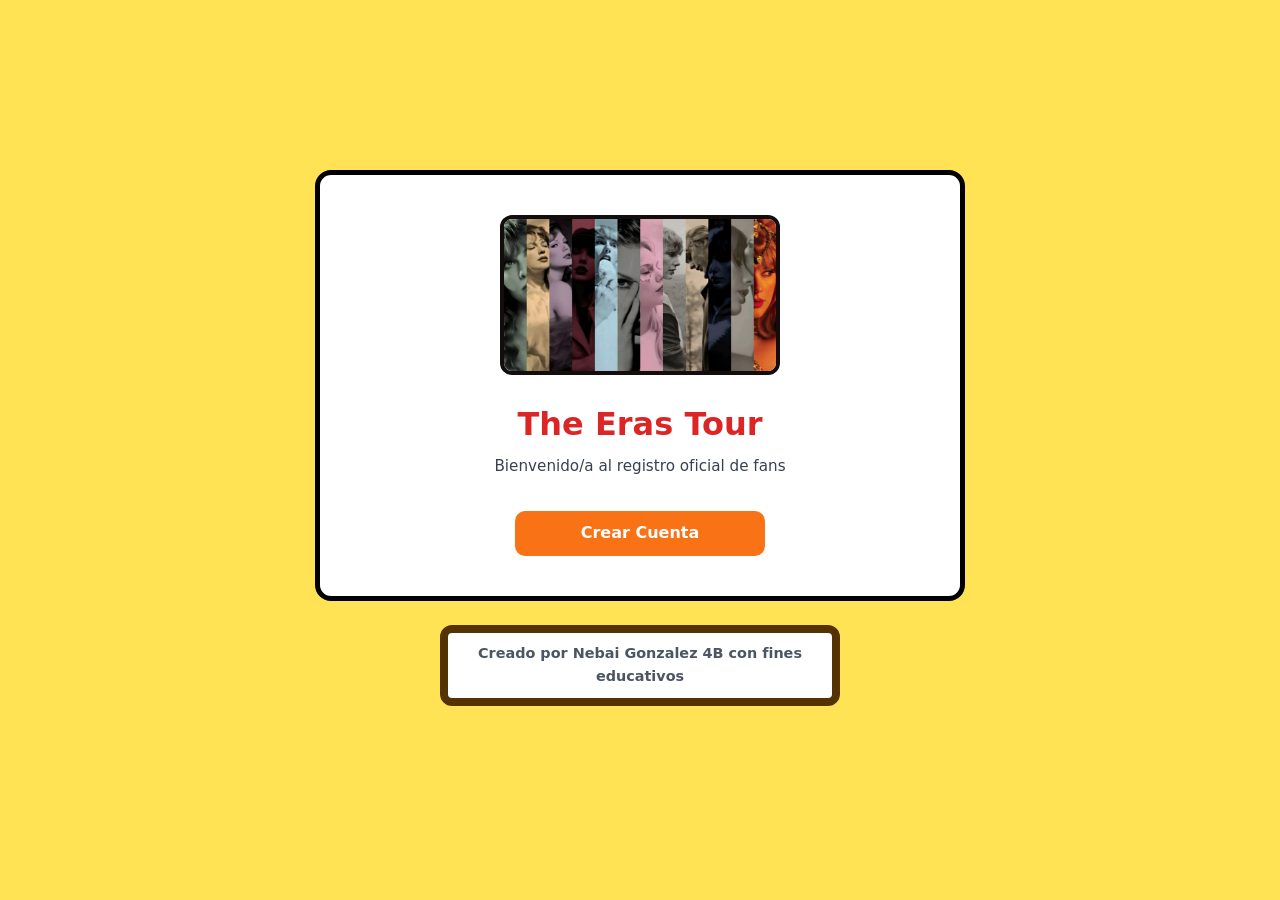
<file: index.html>
<!DOCTYPE html>
<html lang="es">
<head>
    <meta charset="UTF-8">
    <meta name="viewport" content="width=device-width, initial-scale=1.0">
    <title>The Eras Tour - Inicio</title>
    <link rel="stylesheet" href="styles5.css">
</head>
<body>
    <div class="inicio">
        <div class="container1-img">
            <img src="img/taylor.jpg.jpg" alt="Taylor Swift" class="taylor-img">
        </div>

        <h1>The Eras Tour</h1>
        <p>Bienvenido/a al registro oficial de fans</p>

        <div class="menu-inicio">
            <a href="pagina1.html" class="btn-enlace">Crear Cuenta</a>

            
        </div>
    </div>
        <footer class="pie-pagina">
        <p><strong>Creado por Nebai Gonzalez 4B con fines educativos</strong></p>
    </footer>

</body>
</html>
</file>
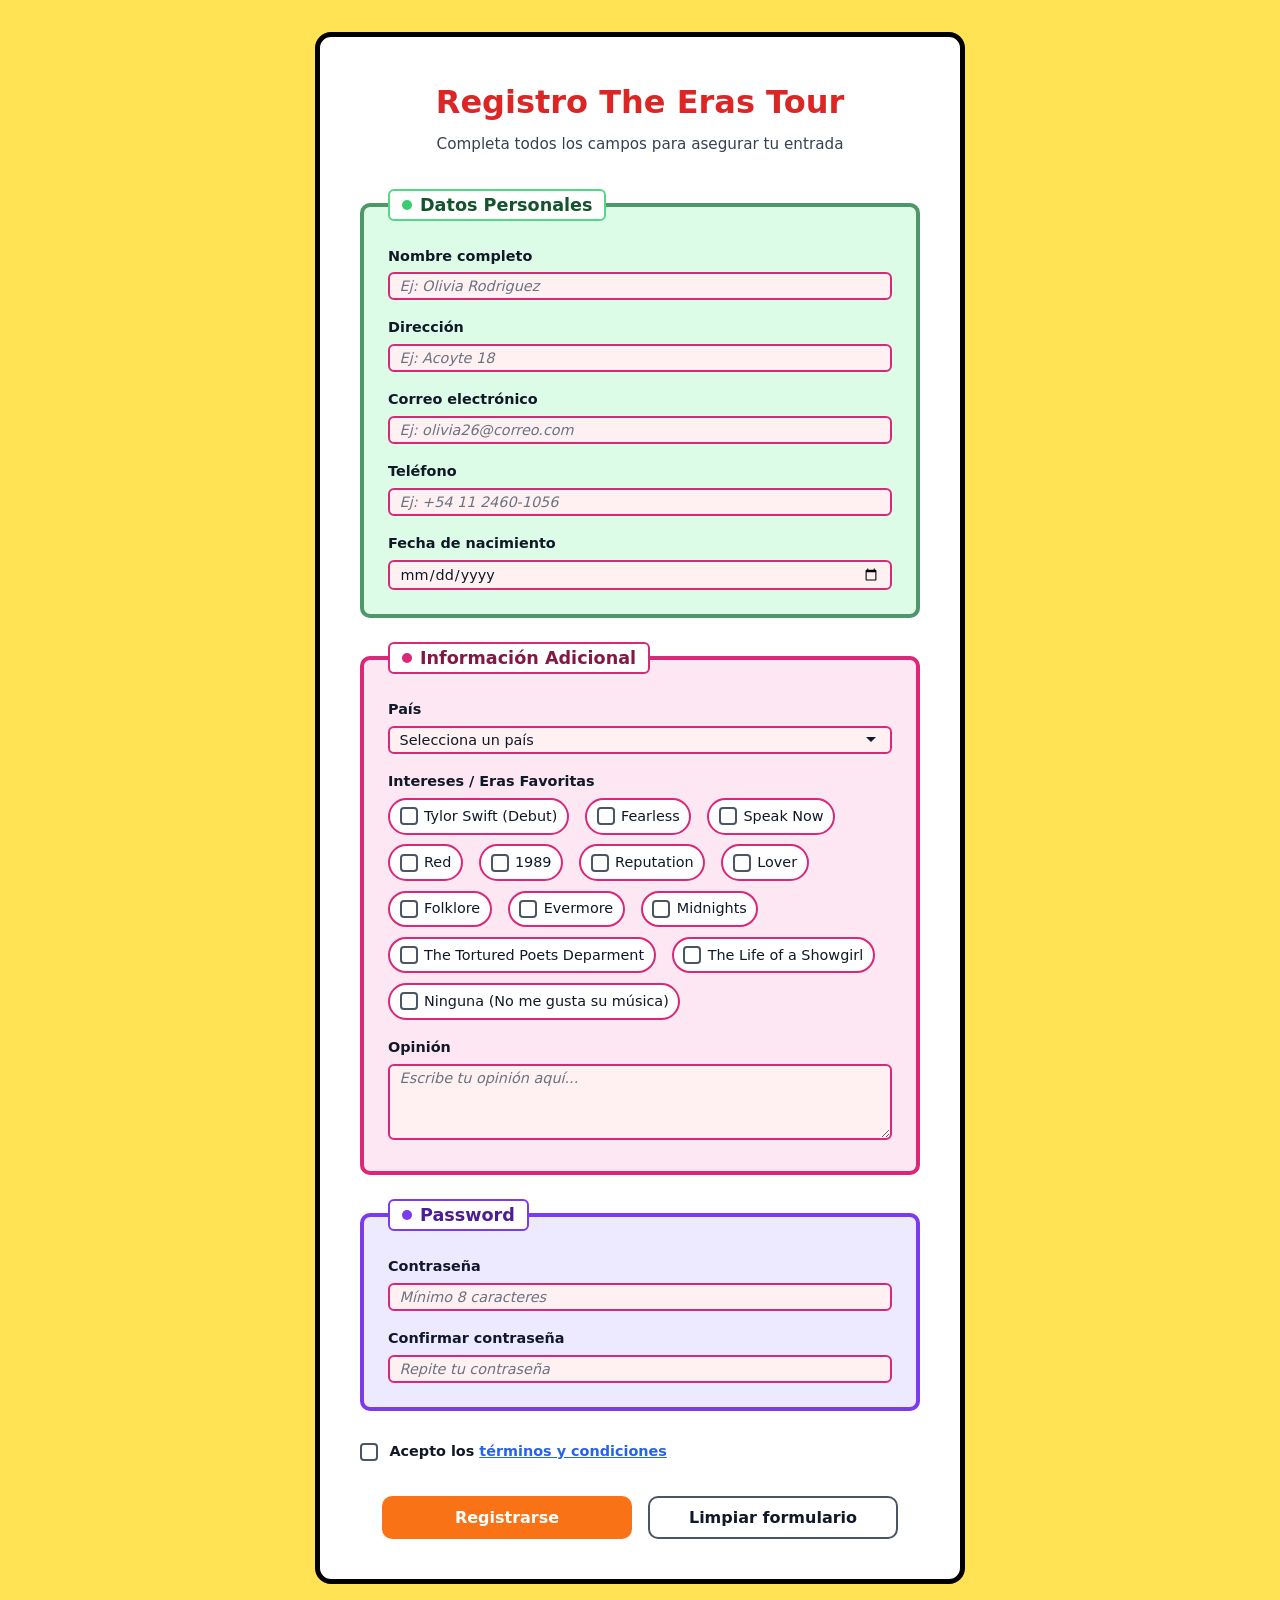
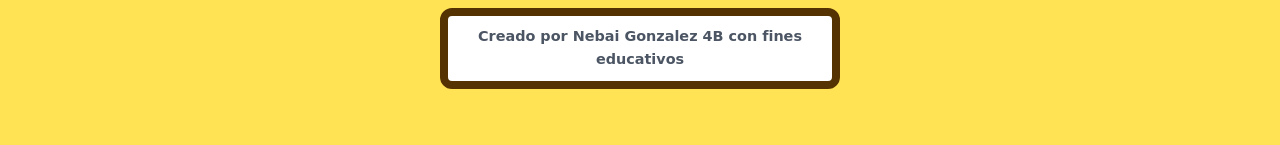
<file: pagina1.html>
<!DOCTYPE html>
<html lang="es">
<head>
    <meta charset="UTF-8">
    <meta name="viewport" content="width=device-width, initial-scale=1.0">
    <title>Registro - Taylor Swift</title>
    <link rel="stylesheet" href="styles5.css">
</head>
<body>
    <div>
        <h1>Registro The Eras Tour</h1>
        <p>Completa todos los campos para asegurar tu entrada</p>
                                                                    <!-- para que al tocar Ninguna te direccione a la pagina 3 -->
        <form action="pagina2.html" method="GET" id="registroForm" onsubmit="if(document.getElementById('ninguna').checked){ this.action='pagina3.html'; }">
        
            <fieldset>
                <legend>Datos Personales</legend>

                <div>
                    <label for="nombre">Nombre completo</label>
                    <input type="text" id="nombre" name="nombre" placeholder="Ej: Olivia Rodriguez" required>
                </div>

                <div>
                    <label for="dirección">Dirección</label>
                    <input type="text" id="dirección" name="dirección" placeholder="Ej: Acoyte 18" required>
                </div>

                <div>
                    <label for="email">Correo electrónico</label>
                    <input type="email" id="email" name="email" placeholder="Ej: olivia26@correo.com" required>
                </div>

                <div>
                    <label for="telefono">Teléfono</label>
                    <input type="tel" id="telefono" name="telefono" placeholder="Ej: +54 11 2460-1056">
                </div>

                <div>
                    <label for="fechaNacimiento">Fecha de nacimiento</label>
                    <input type="date" id="fechaNacimiento" name="fechaNacimiento">
                </div>
            </fieldset>

            <fieldset>
                <legend>Información Adicional</legend>

                <div>
                    <label for="pais">País</label>
                    <select id="pais" name="pais" required>
                        <option value="">Selecciona un país</option>
                        <option value="AR">Argentina</option>
                        <option value="BO">Bolivia</option>
                        <option value="BR">Brasil</option>
                        <option value="CL">Chile</option>
                        <option value="CO">Colombia</option>
                        <option value="EC">Ecuador</option>
                        <option value="ES">España</option>
                        <option value="MX">México</option>
                        <option value="PE">Perú</option>
                        <option value="UY">Uruguay</option>
                        <option value="VE">Venezuela</option>
                        <option value="OTRO">Otro</option>
                    </select>
                </div>

                <div>
                    <label>Intereses / Eras Favoritas</label>
                    <div>
                        <label><input type="checkbox" name="intereses" value="Debut"> Tylor Swift (Debut) </label>
                        <label><input type="checkbox" name="intereses" value="Fearless"> Fearless</label>
                        <label><input type="checkbox" name="intereses" value="Speak Now"> Speak Now</label>
                        <label><input type="checkbox" name="intereses" value="Red"> Red</label>
                        <label><input type="checkbox" name="intereses" value="1989"> 1989</label>
                        <label><input type="checkbox" name="intereses" value="Reputation"> Reputation </label>
                        <label><input type="checkbox" name="intereses" value="Lover"> Lover</label>
                        <label><input type="checkbox" name="intereses" value="Folklore"> Folklore</label>
                        <label><input type="checkbox" name="intereses" value="Evermore"> Evermore</label>
                        <label><input type="checkbox" name="intereses" value="Midnights"> Midnights</label>
                        <label><input type="checkbox" name="intereses" value="TTPD"> The Tortured Poets Deparment</label>
                        <label><input type="checkbox" name="intereses" value="Showgirl"> The Life of a Showgirl</label>
                        <label><input type="checkbox" name="intereses" value="Ninguna" id="ninguna"> Ninguna (No me gusta su música)</label>
                    </div>
                </div>

                <div>
                    <label for="comentarios">Opinión</label>
                    <textarea id="comentarios" name="Opinión" rows="4" placeholder="Escribe tu opinión aquí..."></textarea>
                </div>
            </fieldset>
            
            <fieldset>
                <legend>Password</legend>

                <div>
                    <label for="password">Contraseña</label>
                    <input type="password" id="password" name="password" placeholder="Mínimo 8 caracteres" minlength="8" required>
                </div>

                <div>
                    <label for="confirmPassword">Confirmar contraseña</label>
                    <input type="password" id="confirmPassword" name="confirmPassword" placeholder="Repite tu contraseña" minlength="8" required>
                </div>
            </fieldset>

            <div>
                <label class="terminos-label">
                    <input type="checkbox" name="terminos" required>
                    Acepto los <a href="#">términos y condiciones</a>
                </label>
            </div>

            <div>
                <button type="submit">Registrarse</button>
                <button type="reset">Limpiar formulario</button>

            
            </div>
        </form>
    </div>
         <footer class="pie-pagina">
        <p><strong>Creado por Nebai Gonzalez 4B con fines educativos</strong></p>
    </footer>

</body>
</html>
</file>
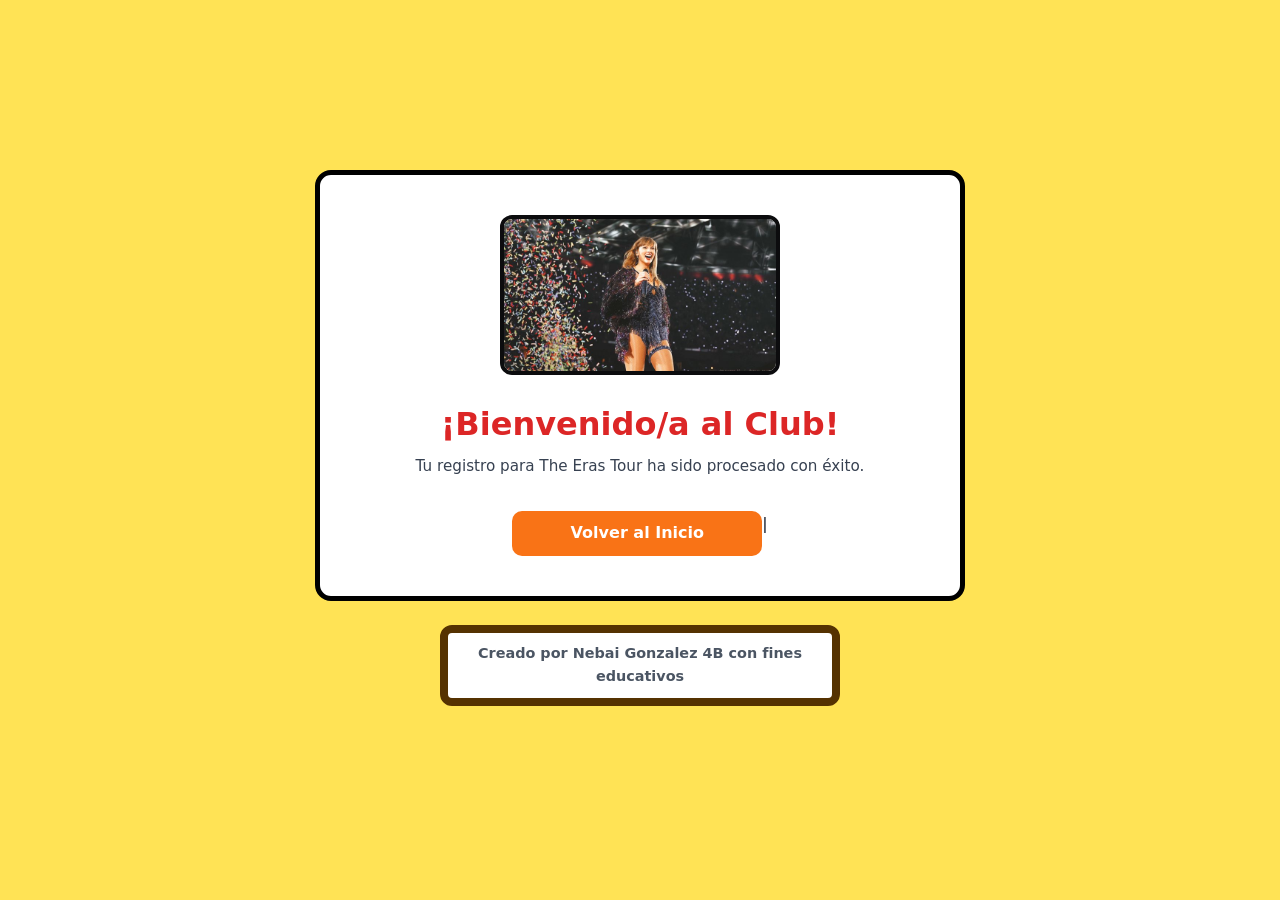
<file: pagina2.html>
<!DOCTYPE html>
<html lang="es">
<head>
    <meta charset="UTF-8">
    <meta name="viewport" content="width=device-width, initial-scale=1.0">
    <title>¡Registro Completado! - The Eras Tour</title>
    <link rel="stylesheet" href="styles5.css">
</head>
<body>
    <div class="inicio">
        <div class="container2-img">
            <img src="img/taylor2.jpg.jpg" alt="Taylor Swift" class="taylor-img">
        </div>

        <h1>¡Bienvenido/a al Club!</h1>
        <p>Tu registro para The Eras Tour ha sido procesado con éxito.</p>

        <div class="menu-inicio">
            <a href="index.html" class="btn-enlace">Volver al Inicio</a>
|       </div>
         </div>

       <footer class="pie-pagina">
        <p><strong>Creado por Nebai Gonzalez 4B con fines educativos</strong></p>
    </footer>

</body>
</html>
</file>
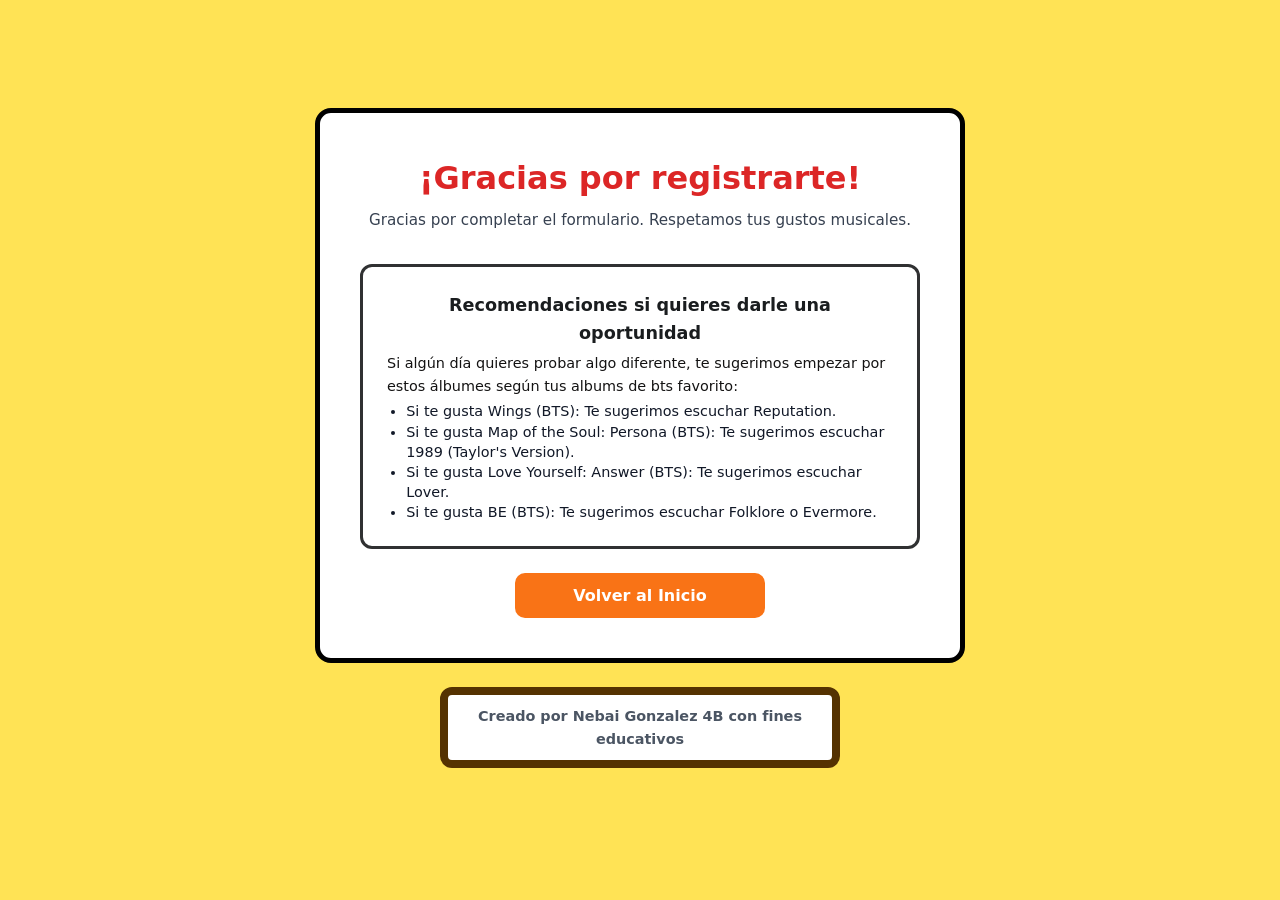
<file: pagina3.html>
<!DOCTYPE html>
<html lang="es">
<head>
    <meta charset="UTF-8">
    <meta name="viewport" content="width=device-width, initial-scale=1.0">
    <title>Registro Completado</title>
    <link rel="stylesheet" href="styles5.css">
</head>
<body>
    <div class="card-inicio">
        <h1>¡Gracias por registrarte!</h1>
        <p>Gracias por completar el formulario. Respetamos tus gustos musicales.</p>

        <div class="recomendaciones-box">
            <h3 class="recomendaciones-titulo">Recomendaciones si quieres darle una oportunidad</h3>
            <p class="recomendaciones-texto">
                Si algún día quieres probar algo diferente, te sugerimos empezar por estos álbumes según tus albums de bts favorito:
            </p>
            <ul class="lista-recomendaciones">
                <li>Si te gusta Wings (BTS): Te sugerimos escuchar Reputation.</li>
                <li>Si te gusta Map of the Soul: Persona (BTS): Te sugerimos escuchar 1989 (Taylor's Version).</li>
                <li>Si te gusta Love Yourself: Answer (BTS): Te sugerimos escuchar Lover.</li>
                <li>Si te gusta BE (BTS): Te sugerimos escuchar Folklore o Evermore.</li>
            </ul>
        </div>

        <div class="menu-inicio">
            <a href="index.html" class="btn-enlace">Volver al Inicio</a>
        </div>
    </div>

        <footer class="pie-pagina">
        <p><strong>Creado por Nebai Gonzalez 4B con fines educativos</strong></p>
    </footer>

</body>
</html>
</file>
<file: styles5.css>
:root {
    /* Color de fondo personalizado para los inputs*/
    --input-bg-color: #fff1f2; 
    --input-border-color: #db2777;
    --input-focus-border: #831843;
}

*{
    box-sizing: border-box;
    margin: 0;
    padding: 0;
}

body {
    font-family: 'Segoe UI', system-ui, -apple-system, sans-serif;
    background-color: #ffe355;  
    min-height: 100vh;
    display: flex;
    justify-content: center;
    align-items: center;
    padding: 2rem;
    line-height: 1.6;
    color: #111827;
    flex-direction: column; 
}

body > div {
    background: #ffffff;                 
    border: 5px solid #000000;           
    border-radius: 16px;
    box-shadow: none;                
    padding: 2.5rem;
    width: 100%;
    max-width: 650px;
}

/* --- foto de inicio --- */
.inicio {
    text-align: center;
}

.container1-img {
    width: 100%;            
    max-width: 280px;       
    height: 160px;          
    margin: 0 auto 1.5rem auto;
    border-radius: 12px;    
    overflow: hidden;
    border: 4px solid #130d0d; 
    box-shadow: none;                 
}

.taylor-img {
    width: 100%;
    height: 100%;
    object-fit: cover;
}

h1 {
    font-size: 2rem;
    font-weight: 700;
    color: #dc2626;           
    margin-bottom: 0.25rem;
    text-align: center;
}

h1 + p {
    text-align: center;
    color: #374151;
    margin-bottom: 2rem;
    font-size: 0.95rem;
}

form {
    display: flex;
    flex-direction: column;
    gap: 1.5rem;
}

form > fieldset:nth-of-type(1) {
    border: 4px solid #4e9769;          
    background-color: #dcfce7;          
    border-radius: 10px;
    padding: 1.5rem;
}

form > fieldset:nth-of-type(1) legend {
    color: #14532d;
    border: 2px solid #52d783;
    background-color: #ffffff;
}

form > fieldset:nth-of-type(1) legend::before {
    background: #39cd6f;
}

form > fieldset:nth-of-type(2) {
    border: 4px solid #db2777;          
    background-color: #fce7f3;          
    border-radius: 10px;
    padding: 1.5rem;
}

form > fieldset:nth-of-type(2) legend {
    color: #831843;
    border: 2px solid #db2777;
    background-color: #ffffff;
}

form > fieldset:nth-of-type(2) legend::before {
    background: #db2777;
}

form > fieldset:nth-of-type(3) {
    border: 4px solid #7c3aed;          
    background-color: #ede9fe;          
    border-radius: 10px;
    padding: 1.5rem;
}

form > fieldset:nth-of-type(3) legend {
    color: #4c1d95;
    border: 2px solid #7c3aed;
    background-color: #ffffff;
}

form > fieldset:nth-of-type(3) legend::before {
    background: #7c3aed;
}

legend {
    font-weight: 700;
    font-size: 1.1rem;
    padding: 0 0.75rem;
    display: flex;
    align-items: center;
    gap: 0.5rem;
    border-radius: 6px;
}

legend::before {
    content: '';
    display: inline-block;
    width: 10px;
    height: 10px;
    border-radius: 50%;
}

fieldset > div {
    margin-bottom: 1rem;
}

fieldset > div:last-child {
    margin-bottom: 0;
}

label {
    display: block;
    font-weight: 600;
    font-size: 0.9rem;
    color: #111827;
    margin-bottom: 0.3rem;
    cursor: pointer;
}

input[type="text"],
input[type="email"],
input[type="tel"],
input[type="date"],
input[type="password"],
select,
textarea {
    width: 100%;                       
    padding: 0.25rem 0.6rem; 
    border: 2px solid var(--input-border-color);         
    border-radius: 6px;                
    font-size: 0.9rem;
    font-family: inherit;              
    color: #111827;
    background: var(--input-bg-color); 
    outline: none;                     
    box-shadow: none;             
}

input[type="text"]:focus,
input[type="email"]:focus,
input[type="tel"]:focus,
input[type="date"]:focus,
input[type="password"]:focus,
select:focus,
textarea:focus {
    border-color: var(--input-focus-border);
    box-shadow: none;                             
    background: #ffffff; /* Se vuelve blanco al hacer foco para escribir cómodamente */
}

input::placeholder,
textarea::placeholder {
    color: #6b7280;      
    font-style: italic;  
}

select {
    appearance: none;    
    background-image: url("data:image/svg+xml,%3Csvg xmlns='http://www.w3.org/2000/svg' width='12' height='12' viewBox='0 0 12 12'%3E%3Cpath fill='%23111827' d='M6 8L1 3h10z'/%3E%3C/svg%3E");
    background-repeat: no-repeat;
    background-position: right 0.8rem center;  
    padding-right: 2.2rem;                   
    cursor: pointer;
}

/* --- Checkbox --- */
input[type="radio"],
input[type="checkbox"] {
    appearance: none;              
    -webkit-appearance: none;      
    width: 18px;
    height: 18px;
    border: 2px solid #4b5563;     
    margin-right: 0.4rem;          
    vertical-align: middle;        
    cursor: pointer;
    position: relative;
    flex-shrink: 0;                
    background-color: #ffffff;
}

/* --- Radio --- */
input[type="radio"] {
    border-radius: 50%;            
}

input[type="checkbox"] {
    border-radius: 4px;
}

input[type="radio"]:checked,
input[type="checkbox"]:checked {
    border-color: #db2777;         
    background: #db2777;
}

input[type="checkbox"]:checked {
    background-image: url("data:image/svg+xml,%3Csvg xmlns='http://www.w3.org/2000/svg' width='12' height='12' viewBox='0 0 24 24' fill='none' stroke='white' stroke-width='3' stroke-linecap='round' stroke-linejoin='round'%3E%3Cpolyline points='20 6 9 17 4 12'%3E%3C/polyline%3E%3C/svg%3E");
    background-position: center;
    background-repeat: no-repeat;
}

fieldset > div > div {
    display: flex;
    flex-wrap: wrap;              
    gap: 0.6rem 1rem;           
    margin-top: 0.3rem;
}

fieldset > div > div label {
    display: inline-flex;         
    align-items: center;          
    font-weight: 400;             
    font-size: 0.9rem;
    margin-bottom: 0;
    cursor: pointer;
    padding: 0.3rem 0.6rem;      
    border-radius: 20px;          
    background: #ffffff;          
    border: 2px solid #db2777; 
}

fieldset > div > div label:has(input:checked) {
    background: #db2777;           
    border-color: #831843;         
    color: #ffffff;                
    font-weight: 500;              
}

textarea {
    resize: vertical;     
    min-height: 65px;/* para que no sea tan largo*/
}

form > div:has(input[name="terminos"]) {
    display: flex;
    align-items: flex-start;   
    padding: 0.3rem 0;
}

form > div:has(input[name="terminos"]) a {
    color: #2563eb;            
    text-decoration: underline; 
    font-weight: 600;
}

/* --- btn --- */
form > div:last-child {
    display: flex;
    gap: 1rem;                 
    justify-content: center;   
    flex-wrap: wrap;           
}

.menu-inicio {
    display: flex;
    justify-content: center;
    margin-top: 1.5rem;
}

.btn-enlace, button {
    font-family: inherit;          
    font-size: 1rem;               
    font-weight: 600;              
    padding: 0.6rem 2rem;         
    border: none;
    border-radius: 10px;           
    cursor: pointer;               
    text-decoration: none;
    display: inline-flex;
    align-items: center;
    justify-content: center;
    gap: 0.5rem;
}

/* btn principal */
button[type="submit"], .btn-enlace {
    background: #f97316;           
    color: white;                  
    box-shadow: none;                
    flex: 1;                       
    max-width: 250px;              
}

button[type="submit"]:hover, .btn-enlace:hover {
    background: #c2410c;                              
    transform: none; 
}

button[type="reset"] {
    background: #ffffff;       
    color: #111827;                
    border: 2px solid #4b5563;     
    flex: 1;
    max-width: 250px;
    box-shadow: none;
}

button[type="reset"]:hover {
    background: #e5e7eb;           
    transform: none;
}

:focus-visible {
    outline: 3px solid #2563eb;   
    outline-offset: 2px;          
}

@media (max-width: 600px) {
    body {
        padding: 1rem;             
    }
    body > div {
        padding: 1.5rem;           
    }
    form > div:last-child {
        flex-direction: column;
        align-items: center;
    }
    button, .btn-enlace {
        max-width: 100%;
        width: 100%;
    }
}

/* --- pagina3 --- */
.recomendaciones-box {
    background-color: #ffffff;
    border: 3px solid #303132;
    border-radius: 12px;
    padding: 1.5rem;
    margin: 1.5rem 0;
    text-align: left;
}

.recomendaciones-titulo {
    color: #1a1d1f;
    margin-bottom: 0.3rem;
    text-align: center;
    font-size: 1.1rem;
    font-weight: 700;
}

.recomendaciones-texto {
    font-size: 0.9rem;
    color: #141313;
    margin-bottom: 0;
}

.lista-recomendaciones {
    font-size: 0.9rem;
    color: #111827;
    padding-left: 1.2rem;
    line-height: 1.4;
    margin-top: 0.2rem;

}

.container2-img {
    width: 100%;            
    max-width: 280px;       
    height: 160px;          
    margin: 0 auto 1.5rem auto;
    border-radius: 12px;    
    overflow: hidden;
    border: 4px solid #0c0c0e; 
    box-shadow: none;                 
}

.taylor2-img {
    width: 100%;
    height: 100%;
    object-fit: cover;
}

.pie-pagina {
    text-align: center;
    margin: 1.5rem auto;
    width: 400px;
    max-width: 600px;
    background-color: #ffffff;
    border-radius: 12px;
    border:8px solid #553201;
    padding: 0.6rem 1rem;
}

.pie-pagina p {
    font-size: 0.90rem;
    color: #4b5563;
    margin: 0;
    
}
</file>
